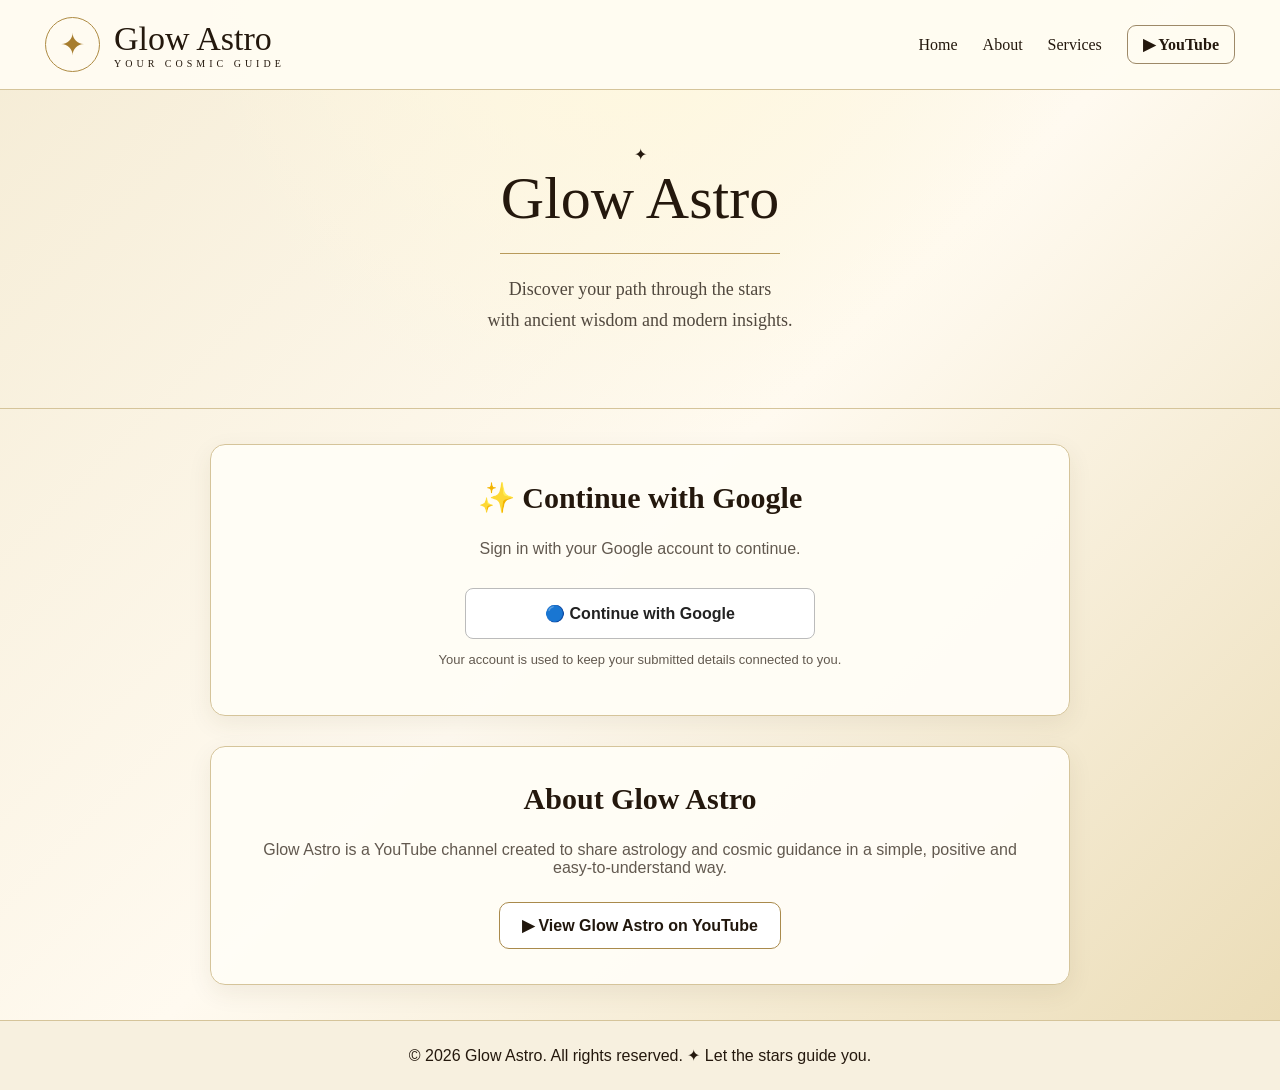
<file: index.html>
<!DOCTYPE html>
<html lang="en">
<head>
    <meta charset="UTF-8">
    <meta name="viewport" content="width=device-width, initial-scale=1.0">
    <title>Glow Astro</title>

    <style>
        * {
            box-sizing: border-box;
        }

        body {
            margin: 0;
            min-height: 100vh;
            font-family: Georgia, serif;
            color: #24180d;
            background:
                radial-gradient(circle at top, #fff8df, transparent 35%),
                linear-gradient(135deg, #f5ecd5, #fffaf0, #eadbb4);
        }

        header {
            min-height: 90px;
            padding: 15px 45px;
            display: flex;
            align-items: center;
            justify-content: space-between;
            background: rgba(255, 252, 242, .97);
            border-bottom: 1px solid #d5c49a;
        }

        .logo {
            display: flex;
            align-items: center;
            gap: 14px;
        }

        .logo-icon {
            width: 55px;
            height: 55px;
            border: 1px solid #ae8b43;
            border-radius: 50%;
            display: flex;
            align-items: center;
            justify-content: center;
            font-size: 30px;
            color: #a77d2e;
        }

        .logo h1 {
            margin: 0;
            font-size: 34px;
            font-weight: 500;
        }

        .logo small {
            display: block;
            letter-spacing: 4px;
            font-size: 10px;
        }

        nav {
            display: flex;
            gap: 25px;
            align-items: center;
        }

        nav a {
            text-decoration: none;
            color: #24180d;
        }

        .youtube {
            border: 1px solid #9d8968;
            border-radius: 9px;
            padding: 9px 15px;
            font-weight: bold;
        }

        .hero {
            text-align: center;
            padding: 55px 20px;
            border-bottom: 1px solid #d5c49a;
        }

        .hero h2 {
            margin: 0;
            font-size: 60px;
            font-weight: 500;
        }

        .hero p {
            font-size: 18px;
            line-height: 1.7;
            color: #51483e;
        }

        .hero-line {
            width: 280px;
            height: 1px;
            background: #b89a5a;
            margin: 20px auto;
        }

        main {
            width: 100%;
            max-width: 900px;
            margin: 35px auto;
            padding: 0 20px;
        }

        .card {
            background: rgba(255, 253, 246, .97);
            border: 1px solid #d5c49a;
            border-radius: 15px;
            padding: 35px;
            box-shadow: 0 8px 25px rgba(80, 60, 20, .08);
        }

        .card h2 {
            text-align: center;
            margin-top: 0;
            font-size: 30px;
        }

        .card p {
            text-align: center;
            font-family: Arial, sans-serif;
            color: #62594f;
        }

        /* FLOW */

        .step {
            display: none;
        }

        .step.active {
            display: block;
        }

        /* GOOGLE */

        .google-button {
            display: block;
            width: 100%;
            max-width: 350px;
            margin: 30px auto 10px;
            padding: 15px;
            border: 1px solid #bbb;
            border-radius: 8px;
            background: white;
            color: #222;
            font-family: Arial, sans-serif;
            font-size: 16px;
            font-weight: bold;
            cursor: pointer;
        }

        .google-button:hover {
            background: #f5f5f5;
        }

        /* FORM */

        .form-group {
            margin-bottom: 20px;
        }

        label {
            display: block;
            margin-bottom: 8px;
            font-family: Arial, sans-serif;
            font-weight: bold;
        }

        input,
        select {
            width: 100%;
            min-height: 48px;
            padding: 12px 15px;
            border: 1px solid #c8c8c8;
            border-radius: 9px;
            background: white;
            font-size: 16px;
        }

        .three {
            display: grid;
            grid-template-columns: 1fr 1fr 1fr;
            gap: 15px;
        }

        .button {
            width: 100%;
            padding: 15px;
            border: 0;
            border-radius: 30px;
            background: linear-gradient(135deg, #e8c477, #d5a958);
            color: #21170d;
            font-size: 17px;
            font-weight: bold;
            cursor: pointer;
        }

        .button:hover {
            transform: translateY(-1px);
        }

        .success {
            color: #287a3e !important;
            font-weight: bold;
        }

        .user-box {
            margin: 20px 0;
            padding: 15px;
            border-radius: 10px;
            background: #f6edd7;
            text-align: center;
            font-family: Arial, sans-serif;
        }

        /* PAYMENT */

        .price {
            text-align: center;
            font-size: 42px;
            color: #a47727;
            font-weight: bold;
            margin: 25px 0;
        }

        .payment-note {
            padding: 15px;
            background: #fff7df;
            border: 1px solid #e2c979;
            border-radius: 10px;
            font-family: Arial, sans-serif;
        }

        /* ABOUT */

        .about {
            margin-top: 30px;
        }

        .youtube-big {
            display: block;
            width: fit-content;
            margin: 25px auto 0;
            padding: 13px 22px;
            border: 1px solid #a98a4c;
            border-radius: 10px;
            color: #21170d;
            text-decoration: none;
            font-family: Arial, sans-serif;
            font-weight: bold;
            background: white;
        }

        footer {
            margin-top: 35px;
            padding: 25px;
            text-align: center;
            background: #f7f0df;
            border-top: 1px solid #d5c49a;
            font-family: Arial, sans-serif;
        }

        @media(max-width: 700px) {
            header {
                padding: 15px 20px;
            }

            nav {
                display: none;
            }

            .hero h2 {
                font-size: 43px;
            }

            .card {
                padding: 25px 20px;
            }

            .three {
                grid-template-columns: 1fr;
            }
        }
    </style>
</head>

<body>

<header>

    <div class="logo">

        <div class="logo-icon">✦</div>

        <div>
            <h1>Glow Astro</h1>
            <small>YOUR COSMIC GUIDE</small>
        </div>

    </div>

    <nav>
        <a href="#">Home</a>
        <a href="#about">About</a>
        <a href="#">Services</a>

        <a
            class="youtube"
            href="https://www.youtube.com/@GlowAstro9"
            target="_blank"
            rel="noopener noreferrer"
        >
            ▶ YouTube
        </a>
    </nav>

</header>


<section class="hero">

    <div>✦</div>

    <h2>Glow Astro</h2>

    <div class="hero-line"></div>

    <p>
        Discover your path through the stars<br>
        with ancient wisdom and modern insights.
    </p>

</section>


<main>


<!-- STEP 1 -->

<section id="step1" class="card step active">

    <h2>✨ Continue with Google</h2>

    <p>
        Sign in with your Google account to continue.
    </p>

    <button
        class="google-button"
        onclick="googleLogin()"
    >
        🔵 Continue with Google
    </button>

    <p style="font-size:13px;">
        Your account is used to keep your submitted details connected to you.
    </p>

</section>


<!-- STEP 2 -->

<section id="step2" class="card step">

    <h2>Welcome to Glow Astro</h2>

    <div class="user-box">
        Google account:
        <strong id="googleName"></strong>
    </div>

    <p>
        Continue to enter your birth details.
    </p>

    <button
        class="button"
        onclick="showStep(3)"
    >
        Continue
    </button>

</section>


<!-- STEP 3 -->

<section id="step3" class="card step">

    <h2>✦ Enter Your Birth Details</h2>

    <p>
        Enter your details carefully before submitting.
    </p>

    <form id="birthForm">

        <div class="form-group">

            <label>Name</label>

            <input
                id="name"
                type="text"
                required
                maxlength="100"
                placeholder="Enter your name"
            >

        </div>


        <div class="form-group">

            <label>Gender</label>

            <select id="gender" required>

                <option value="">
                    Select Gender
                </option>

                <option value="Male">
                    Male
                </option>

                <option value="Female">
                    Female
                </option>

                <option value="Other">
                    Other
                </option>

            </select>

        </div>


        <div class="form-group">

            <label>Date of Birth</label>

            <input
                id="date_of_birth"
                type="date"
                required
            >

        </div>


        <div class="form-group">

            <label>Time of Birth</label>

            <input
                id="time_of_birth"
                type="time"
                required
            >

        </div>


        <div class="form-group">

            <label>Country</label>

            <input
                id="country"
                type="text"
                required
                placeholder="Country"
            >

        </div>


        <div class="form-group">

            <label>State / Province / Region</label>

            <input
                id="state"
                type="text"
                required
                placeholder="State / Province / Region"
            >

        </div>


        <div class="form-group">

            <label>City</label>

            <input
                id="city"
                type="text"
                required
                placeholder="District / City"
            >

        </div>


        <button
            class="button"
            type="submit"
        >
            💾 Save & Continue
        </button>

        <p id="formMessage"></p>

    </form>

</section>


<!-- STEP 4 -->

<section id="step4" class="card step">

    <h2>✓ Confirm Your Details</h2>

    <p>
        Please check your information before continuing to payment.
    </p>

    <div
        id="confirmation"
        class="user-box"
    ></div>

    <button
        class="button"
        onclick="goToPayment()"
    >
        Confirm & Continue to Payment
    </button>

</section>


<!-- STEP 5 -->

<section id="step5" class="card step">

    <h2>🔐 Payment</h2>

    <p>
        Complete the payment to unlock the next stage.
    </p>

    <div class="price">
        ₹1,500
    </div>

    <div class="payment-note">
        Payment verification must be completed before
        your account can access the post-payment features.
    </div>

    <br>

    <!-- Replace this with your real payment provider checkout URL -->
    <button
        class="button"
        onclick="startPayment()"
    >
        💳 Proceed to Payment
    </button>

    <p id="paymentMessage"></p>

</section>


<!-- STEP 6 -->

<section id="step6" class="card step">

    <h2>⏳ Payment Verification</h2>

    <p>
        Your payment is being verified.
    </p>

    <div class="user-box">

        Payment status:
        <strong id="paymentStatus">
            Verification required
        </strong>

    </div>

    <p>
        You will receive access only after successful
        payment verification.
    </p>

</section>


<!-- ABOUT -->

<section
    id="about"
    class="card about"
>

    <h2>About Glow Astro</h2>

    <p>
        Glow Astro is a YouTube channel created to share
        astrology and cosmic guidance in a simple,
        positive and easy-to-understand way.
    </p>

    <a
        class="youtube-big"
        href="https://www.youtube.com/@GlowAstro9"
        target="_blank"
        rel="noopener noreferrer"
    >
        ▶ View Glow Astro on YouTube
    </a>

</section>


</main>


<footer>
    © 2026 Glow Astro. All rights reserved.
    ✦ Let the stars guide you.
</footer>


<script>

/* ==========================
   PAGE FLOW
========================== */

function showStep(number) {

    document.querySelectorAll(".step")
        .forEach(function(step) {

            step.classList.remove("active");

        });

    const selected =
        document.getElementById(
            "step" + number
        );

    if (selected) {

        selected.classList.add("active");

        selected.scrollIntoView({
            behavior: "smooth",
            block: "start"
        });

    }
}


/* ==========================
   GOOGLE LOGIN
========================== */

/*
 IMPORTANT:
 This function is only the FRONTEND flow.

 Real Google authentication must be
 implemented using Google OAuth on your
 backend.

 Do not store a Google client secret
 inside this HTML file.
*/

function googleLogin() {

    /*
       TEMPORARY DEMO FLOW

       Replace this function with your
       real Google OAuth login when the
       backend is connected.
    */

    const googleName =
        prompt("Enter your Google account name:");

    if (!googleName) {
        return;
    }

    document.getElementById(
        "googleName"
    ).textContent = googleName;

    document.getElementById(
        "name"
    ).value = googleName;

    localStorage.setItem(
        "glowAstroGoogleName",
        googleName
    );

    showStep(2);
}


/* ==========================
   BIRTH FORM
========================== */

document.getElementById(
    "birthForm"
).addEventListener(
    "submit",
    function(event) {

        event.preventDefault();

        const birthData = {

            name:
                document.getElementById(
                    "name"
                ).value.trim(),

            gender:
                document.getElementById(
                    "gender"
                ).value,

            date_of_birth:
                document.getElementById(
                    "date_of_birth"
                ).value,

            time_of_birth:
                document.getElementById(
                    "time_of_birth"
                ).value,

            country:
                document.getElementById(
                    "country"
                ).value.trim(),

            state:
                document.getElementById(
                    "state"
                ).value.trim(),

            city:
                document.getElementById(
                    "city"
                ).value.trim()
        };


        localStorage.setItem(
            "glowAstroBirthData",
            JSON.stringify(birthData)
        );


        document.getElementById(
            "confirmation"
        ).innerHTML = `

            <strong>Name:</strong>
            ${escapeHTML(birthData.name)}
            <br><br>

            <strong>Gender:</strong>
            ${escapeHTML(birthData.gender)}
            <br><br>

            <strong>Date of Birth:</strong>
            ${escapeHTML(birthData.date_of_birth)}
            <br><br>

            <strong>Time of Birth:</strong>
            ${escapeHTML(birthData.time_of_birth)}
            <br><br>

            <strong>Country:</strong>
            ${escapeHTML(birthData.country)}
            <br><br>

            <strong>State:</strong>
            ${escapeHTML(birthData.state)}
            <br><br>

            <strong>City:</strong>
            ${escapeHTML(birthData.city)}

        `;

        showStep(4);
    }
);


/* ==========================
   PAYMENT
========================== */

function goToPayment() {

    showStep(5);

}


function startPayment() {

    /*
       IMPORTANT:

       Do NOT mark payment as successful
       from the browser.

       Your payment provider must notify
       your backend after the payment is
       actually verified.
    */

    document.getElementById(
        "paymentMessage"
    ).textContent =
        "Opening secure payment...";

    document.getElementById(
        "paymentMessage"
    ).className =
        "success";

    /*
       Later replace this with your real
       payment checkout URL or provider SDK.
    */

    setTimeout(function() {

        showStep(6);

    }, 1000);
}


/* ==========================
   SAFE TEXT
========================== */

function escapeHTML(value) {

    return String(value)
        .replace(/&/g, "&amp;")
        .replace(/</g, "&lt;")
        .replace(/>/g, "&gt;")
        .replace(/"/g, "&quot;")
        .replace(/'/g, "&#039;");
}

</script>

</body>
</html>
</file>
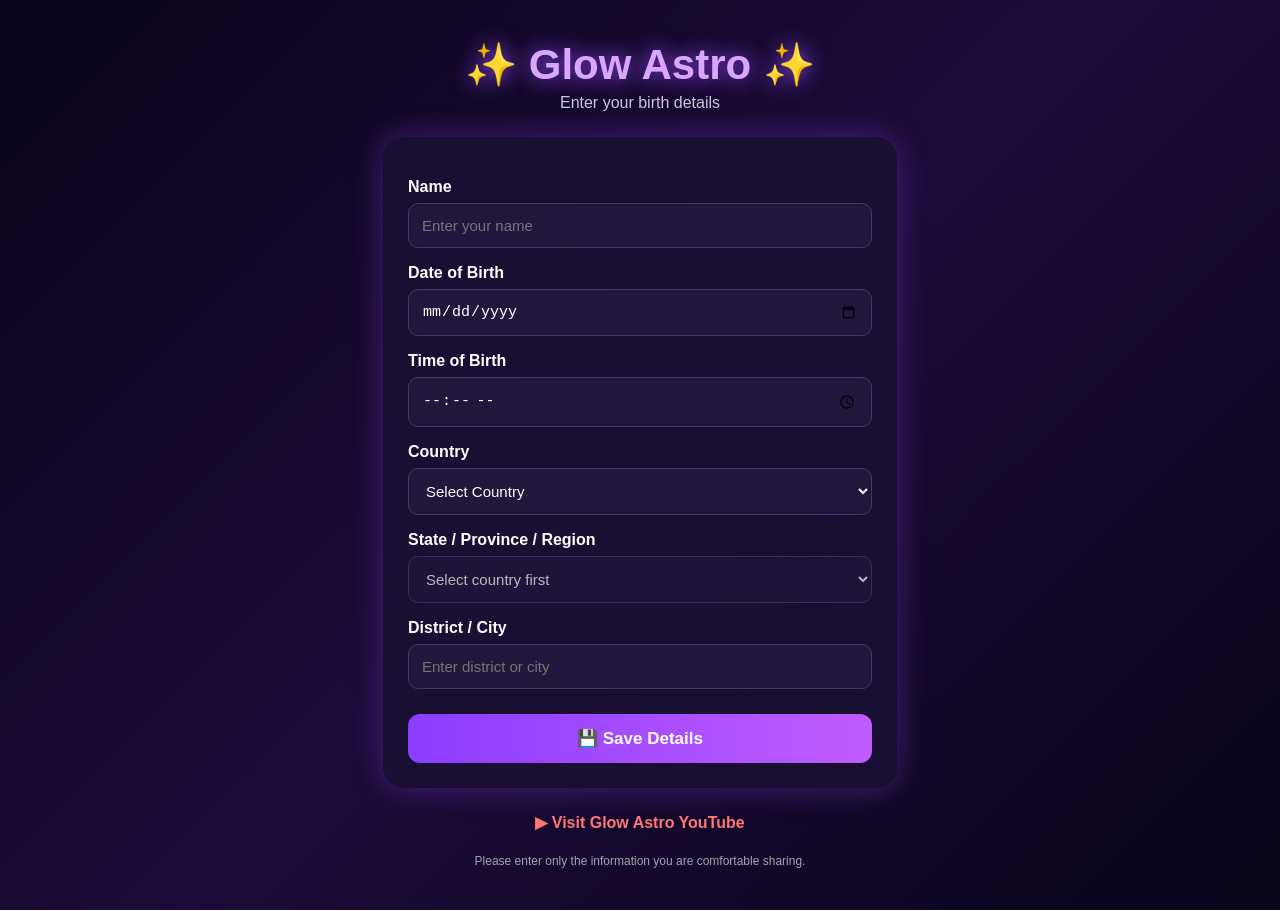
<file: GlowAstro/index.html>
<!DOCTYPE html>
<html lang="en">
<head>
<meta charset="UTF-8">
<meta name="viewport" content="width=device-width, initial-scale=1.0">

<title>Glow Astro</title>

<style>
* {
  box-sizing: border-box;
}

body {
  margin: 0;
  font-family: Arial, sans-serif;
  background: linear-gradient(135deg, #09051c, #1b0b38, #08051a);
  color: white;
  min-height: 100vh;
}

.container {
  width: 100%;
  max-width: 550px;
  margin: auto;
  padding: 25px 18px 40px;
}

.logo {
  text-align: center;
  font-size: 42px;
  font-weight: bold;
  margin: 15px 0 5px;
  color: #d9a7ff;
  text-shadow: 0 0 20px #9b4dff;
}

.subtitle {
  text-align: center;
  color: #cfc5df;
  margin-bottom: 25px;
}

.card {
  background: rgba(25, 15, 50, 0.95);
  padding: 25px;
  border-radius: 22px;
  box-shadow: 0 0 30px rgba(155, 77, 255, 0.35);
}

label {
  display: block;
  margin-top: 16px;
  margin-bottom: 7px;
  font-weight: bold;
}

input,
select {
  width: 100%;
  padding: 13px;
  border: 1px solid #4d3470;
  border-radius: 10px;
  background: #21163b;
  color: white;
  font-size: 15px;
  outline: none;
}

input:focus,
select:focus {
  border-color: #b66cff;
}

select option {
  background: #21163b;
  color: white;
}

button {
  width: 100%;
  padding: 14px;
  margin-top: 25px;
  border: none;
  border-radius: 12px;
  background: linear-gradient(90deg, #8b3dff, #c05cff);
  color: white;
  font-size: 17px;
  font-weight: bold;
  cursor: pointer;
}

button:hover {
  opacity: 0.9;
}

.youtube {
  text-align: center;
  margin-top: 25px;
}

.youtube a {
  color: #ff7777;
  text-decoration: none;
  font-weight: bold;
}

.note {
  margin-top: 20px;
  font-size: 12px;
  color: #aaa0b5;
  text-align: center;
  line-height: 1.5;
}
</style>
</head>

<body>

<div class="container">

  <div class="logo">✨ Glow Astro ✨</div>

  <div class="subtitle">
    Enter your birth details
  </div>

  <div class="card">

    <label for="name">Name</label>
    <input
      type="text"
      id="name"
      placeholder="Enter your name"
      autocomplete="name"
    >

    <label for="dob">Date of Birth</label>
    <input type="date" id="dob">

    <label for="birthTime">Time of Birth</label>
    <input type="time" id="birthTime">

    <label for="country">Country</label>
    <select id="country">
      <option value="">Select Country</option>
    </select>

    <label for="state">State / Province / Region</label>
    <select id="state" disabled>
      <option value="">Select country first</option>
    </select>

    <label for="city">District / City</label>
    <input
      type="text"
      id="city"
      placeholder="Enter district or city"
      autocomplete="address-level2"
    >

    <button onclick="saveDetails()">
      💾 Save Details
    </button>

  </div>

  <div class="youtube">
    <a
      href="https://www.youtube.com/@GlowAstro9"
      target="_blank"
      rel="noopener"
    >
      ▶ Visit Glow Astro YouTube
    </a>
  </div>

  <div class="note">
    Please enter only the information you are comfortable sharing.
  </div>

</div>

<script>

/*
  GLOW ASTRO
  Country → State / Province / Region

  The list below contains country names and major
  administrative regions. If a country does not have
  states/provinces commonly used in this form, the
  dropdown provides "Other / Region not listed".
*/

const locations = {

"Afghanistan": ["Badakhshan","Badghis","Baghlan","Balkh","Bamyan","Daykundi","Farah","Faryab","Ghazni","Ghor","Helmand","Herat","Jowzjan","Kabul","Kandahar","Kapisa","Khost","Kunar","Kunduz","Laghman","Logar","Nangarhar","Nimruz","Nuristan","Paktia","Paktika","Panjshir","Parwan","Samangan","Sar-e Pol","Takhar","Uruzgan","Wardak","Zabul"],

"Albania": ["Berat","Dibër","Durrës","Elbasan","Fier","Gjirokastër","Korçë","Kukës","Lezhë","Shkodër","Tirana","Vlorë"],

"Algeria": ["Adrar","Algiers","Annaba","Batna","Béchar","Béjaïa","Blida","Bordj Bou Arréridj","Bouira","Chlef","Constantine","Djelfa","El Oued","Ghardaïa","Jijel","Laghouat","Mascara","Médéa","Mostaganem","Oran","Ouargla","Sétif","Sidi Bel Abbès","Skikda","Tébessa","Tiaret","Tindouf","Tlemcen","Other / Region not listed"],

"Andorra": ["Canillo","Encamp","Escaldes-Engordany","La Massana","Ordino","Sant Julià de Lòria","Andorra la Vella"],

"Angola": ["Bengo","Benguela","Bié","Cabinda","Cuando Cubango","Cuanza Norte","Cuanza Sul","Cunene","Huambo","Huíla","Luanda","Lunda Norte","Lunda Sul","Malanje","Moxico","Namibe","Uíge","Zaire"],

"Antigua and Barbuda": ["Saint George","Saint John","Saint Mary","Saint Paul","Saint Peter","Saint Philip","Barbuda","Redonda"],

"Argentina": ["Buenos Aires","Catamarca","Chaco","Chubut","Córdoba","Corrientes","Entre Ríos","Formosa","Jujuy","La Pampa","La Rioja","Mendoza","Misiones","Neuquén","Río Negro","Salta","San Juan","San Luis","Santa Cruz","Santa Fe","Santiago del Estero","Tierra del Fuego","Tucumán"],

"Armenia": ["Aragatsotn","Ararat","Armavir","Gegharkunik","Kotayk","Lori","Shirak","Syunik","Tavush","Vayots Dzor","Yerevan"],

"Australia": ["Australian Capital Territory","New South Wales","Northern Territory","Queensland","South Australia","Tasmania","Victoria","Western Australia"],

"Austria": ["Burgenland","Carinthia","Lower Austria","Upper Austria","Salzburg","Styria","Tyrol","Vorarlberg","Vienna"],

"Azerbaijan": ["Absheron","Agdam","Agdash","Agstafa","Agsu","Astara","Baku","Balakan","Barda","Beylagan","Bilasuvar","Dashkasan","Ganja","Gadabay","Goranboy","Goychay","Hajigabul","Imishli","Ismayilli","Jalilabad","Kalbajar","Kurdamir","Lachin","Lankaran","Masally","Mingachevir","Nakhchivan","Qabala","Qakh","Qazakh","Quba","Qubadli","Qusar","Saatly","Sabirabad","Salyan","Samukh","Shaki","Shamakhi","Shirvan","Siazan","Sumqayit","Tartar","Tovuz","Ujar","Yardimli","Yevlakh","Zaqatala","Zangilan","Zardab"],

"Bahamas": ["Acklins","Berry Islands","Bimini","Black Point","Cat Island","Central Abaco","Central Andros","Central Eleuthera","City of Freeport","Crooked Island","East Grand Bahama","Exuma","Grand Cay","Harbour Island","Hope Town","Inagua","Long Island","Mangrove Cay","Mayaguana","Moore's Island","New Providence","North Abaco","North Andros","North Eleuthera","Ragged Island","Rum Cay","San Salvador"],

"Bahrain": ["Capital","Muharraq","Northern","Southern"],

"Bangladesh": ["Barisal","Chattogram","Dhaka","Khulna","Mymensingh","Rajshahi","Rangpur","Sylhet"],

"Barbados": ["Christ Church","Saint Andrew","Saint George","Saint James","Saint John","Saint Joseph","Saint Lucy","Saint Michael","Saint Peter","Saint Philip","Saint Thomas"],

"Belarus": ["Brest","Gomel","Grodno","Minsk","Mogilev","Vitebsk","Minsk City"],

"Belgium": ["Brussels-Capital","Flemish Brabant","Walloon Brabant","Antwerp","Limburg","East Flanders","West Flanders","Hainaut","Liège","Luxembourg","Namur"],

"Belize": ["Belize","Cayo","Corozal","Orange Walk","Stann Creek","Toledo"],

"Benin": ["Alibori","Atakora","Atlantique","Borgou","Collines","Donga","Littoral","Mono","Ouémé","Plateau","Zou"],

"Bhutan": ["Bumthang","Chukha","Dagana","Gasa","Haa","Lhuntse","Mongar","Paro","Pemagatshel","Punakha","Samdrup Jongkhar","Samtse","Sarpang","Thimphu","Trashigang","Trashiyangtse","Trongsa","Tsirang","Wangdue Phodrang","Zhemgang"],

"Bolivia": ["Beni","Chuquisaca","Cochabamba","La Paz","Oruro","Pando","Potosí","Santa Cruz","Tarija"],

"Bosnia and Herzegovina": ["Federation of Bosnia and Herzegovina","Republika Srpska","Brčko District"],

"Botswana": ["Central","Chobe","Francistown","Gaborone","Ghanzi","Kgalagadi","Kgatleng","Kweneng","North-East","North-West","Selibe Phikwe","Southern"],

"Brazil": ["Acre","Alagoas","Amapá","Amazonas","Bahia","Ceará","Distrito Federal","Espírito Santo","Goiás","Maranhão","Mato Grosso","Mato Grosso do Sul","Minas Gerais","Pará","Paraíba","Paraná","Pernambuco","Piauí","Rio de Janeiro","Rio Grande do Norte","Rio Grande do Sul","Rondônia","Roraima","Santa Catarina","São Paulo","Sergipe","Tocantins"],

"Brunei": ["Belait","Brunei-Muara","Temburong","Tutong"],

"Bulgaria": ["Blagoevgrad","Burgas","Dobrich","Gabrovo","Haskovo","Kardzhali","Kyustendil","Lovech","Montana","Pazardzhik","Pernik","Pleven","Plovdiv","Razgrad","Ruse","Shumen","Silistra","Sliven","Smolyan","Sofia","Sofia City","Stara Zagora","Targovishte","Varna","Veliko Tarnovo","Vidin","Vratsa","Yambol"],

"Burkina Faso": ["Boucle du Mouhoun","Cascades","Centre","Centre-Est","Centre-Nord","Centre-Ouest","Centre-Sud","Est","Hauts-Bassins","Nord","Plateau-Central","Sahel","Sud-Ouest"],

"Burundi": ["Bubanza","Bujumbura Mairie","Bujumbura Rural","Bururi","Cankuzo","Cibitoke","Gitega","Karuzi","Kayanza","Kirundo","Makamba","Muramvya","Muyinga","Mwaro","Ngozi","Rumonge","Rutana","Ruyigi"],

"Cabo Verde": ["Boa Vista","Brava","Maio","Mosteiros","Paul","Praia","Ribeira Brava","Ribeira Grande","Sal","Santa Catarina","Santa Cruz","São Domingos","São Filipe","São Miguel","São Nicolau","São Salvador do Mundo","São Vicente","Tarrafal"],

"Cambodia": ["Banteay Meanchey","Battambang","Kampong Cham","Kampong Chhnang","Kampong Speu","Kampong Thom","Kampot","Kandal","Kep","Koh Kong","Kratie","Mondulkiri","Oddar Meanchey","Pailin","Phnom Penh","Preah Sihanouk","Preah Vihear","Pursat","Ratanakiri","Siem Reap","Stung Treng","Svay Rieng","Takeo","Tbong Khmum"],

"Cameroon": ["Adamawa","Centre","East","Far North","Littoral","North","North-West","South","South-West"],

"Canada": ["Alberta","British Columbia","Manitoba","New Brunswick","Newfoundland and Labrador","Northwest Territories","Nova Scotia","Nunavut","Ontario","Prince Edward Island","Quebec","Saskatchewan","Yukon"],

"Central African Republic": ["Bamingui-Bangoran","Bangui","Basse-Kotto","Haute-Kotto","Haut-Mbomou","Kémo","Lobaye","Mambéré-Kadéï","Mbomou","Nana-Grébizi","Nana-Mambéré","Ouaka","Ouham","Ouham-Pendé","Sangha-Mbaéré"],

"Chad": ["Bahr el Gazel","Batha","Borkou","Chari-Baguirmi","Ennedi-Est","Ennedi-Ouest","Guéra","Hadjer-Lamis","Kanem","Lac","Logone Occidental","Logone Oriental","Mandoul","Mayo-Kebbi Est","Mayo-Kebbi Ouest","Moyen-Chari","N'Djamena","Ouaddaï","Salamat","Sila","Tandjilé","Tibesti","Wadi Fira"],

"Chile": ["Arica y Parinacota","Tarapacá","Antofagasta","Atacama","Coquimbo","Valparaíso","Metropolitana de Santiago","O'Higgins","Maule","Ñuble","Biobío","Araucanía","Los Ríos","Los Lagos","Aysén","Magallanes"],

"China": ["Anhui","Beijing","Chongqing","Fujian","Gansu","Guangdong","Guangxi","Guizhou","Hainan","Hebei","Heilongjiang","Henan","Hubei","Hunan","Inner Mongolia","Jiangsu","Jiangxi","Jilin","Liaoning","Ningxia","Qinghai","Shaanxi","Shandong","Shanghai","Shanxi","Sichuan","Tianjin","Tibet","Xinjiang","Yunnan","Zhejiang","Hong Kong","Macau"],

"Colombia": ["Amazonas","Antioquia","Arauca","Atlántico","Bolívar","Boyacá","Caldas","Caquetá","Casanare","Cauca","Cesar","Chocó","Córdoba","Cundinamarca","Guainía","Guaviare","Huila","La Guajira","Magdalena","Meta","Nariño","Norte de Santander","Putumayo","Quindío","Risaralda","San Andrés and Providencia","Santander","Sucre","Tolima","Valle del Cauca","Vaupés","Vichada","Bogotá D.C."],

"Comoros": ["Anjouan","Grande Comore","Mohéli"],

"Congo": ["Bouenza","Brazzaville","Cuvette","Cuvette-Ouest","Kouilou","Lékoumou","Likouala","Niari","Plateaux","Pointe-Noire","Pool","Sangha"],

"Costa Rica": ["Alajuela","Cartago","Guanacaste","Heredia","Limón","Puntarenas","San José"],

"Croatia": ["Bjelovar-Bilogora","Brod-Posavina","Dubrovnik-Neretva","Istria","Karlovac","Koprivnica-Križevci","Krapina-Zagorje","Lika-Senj","Međimurje","Osijek-Baranja","Požega-Slavonia","Primorje-Gorski Kotar","Šibenik-Knin","Sisak-Moslavina","Split-Dalmatia","Varaždin","Virovitica-Podravina","Vukovar-Syrmia","Zadar","Zagreb","City of Zagreb"],

"Cuba": ["Artemisa","Camagüey","Ciego de Ávila","Cienfuegos","Granma","Guantánamo","Havana","Holguín","Isla de la Juventud","Las Tunas","Matanzas","Mayabeque","Pinar del Río","Sancti Spíritus","Santiago de Cuba","Villa Clara"],

"Cyprus": ["Famagusta","Kyrenia","Larnaca","Limassol","Nicosia","Paphos"],

"Czechia": ["Central Bohemian","South Bohemian","Plzeň","Karlovy Vary","Ústí nad Labem","Liberec","Hradec Králové","Pardubice","Vysočina","South Moravian","Olomouc","Zlín","Moravian-Silesian","Prague"],

"Denmark": ["Capital Region","Central Denmark","North Denmark","Region Zealand","Region of Southern Denmark"],

"Djibouti": ["Ali Sabieh","Arta","Dikhil","Djibouti","Obock","Tadjourah"],

"Dominica": ["Saint Andrew","Saint David","Saint George","Saint John","Saint Joseph","Saint Luke","Saint Mark","Saint Patrick","Saint Paul","Saint Peter"],

"Dominican Republic": ["Azua","Baoruco","Barahona","Dajabón","Distrito Nacional","Duarte","El Seibo","Espaillat","Hato Mayor","Hermanas Mirabal","Independencia","La Altagracia","La Romana","La Vega","María Trinidad Sánchez","Monseñor Nouel","Monte Cristi","Monte Plata","Pedernales","Peravia","Puerto Plata","Samaná","Sánchez Ramírez","San Cristóbal","San José de Ocoa","San Juan","San Pedro de Macorís","Santiago","Santiago Rodríguez","Santo Domingo","Valverde"],

"Ecuador": ["Azuay","Bolívar","Cañar","Carchi","Chimborazo","Cotopaxi","El Oro","Esmeraldas","Galápagos","Guayas","Imbabura","Loja","Los Ríos","Manabí","Morona-Santiago","Napo","Orellana","Pastaza","Pichincha","Santa Elena","Santo Domingo de los Tsáchilas","Sucumbíos","Tungurahua","Zamora-Chinchipe"],

"Egypt": ["Alexandria","Aswan","Asyut","Beheira","Beni Suef","Cairo","Dakahlia","Damietta","Faiyum","Gharbia","Giza","Ismailia","Kafr El Sheikh","Luxor","Matrouh","Minya","Monufia","New Valley","North Sinai","Port Said","Qalyubia","Qena","Red Sea","Sharqia","Sohag","South Sinai","Suez"],

"El Salvador": ["Ahuachapán","Cabañas","Chalatenango","Cuscatlán","La Libertad","La Paz","La Unión","Morazán","San Miguel","San Salvador","San Vicente","Santa Ana","Sonsonate","Usulután"],

"Equatorial Guinea": ["Annobón","Bioko Norte","Bioko Sur","Centro Sur","Kié-Ntem","Litoral","Wele-Nzas","Djibloho","Oyala"],

"Eritrea": ["Anseba","Central","Southern Red Sea","Northern Red Sea","Southern","Gash-Barka"],

"Estonia": ["Harju","Hiiu","Ida-Viru","Jõgeva","Järva","Lääne","Lääne-Viru","Põlva","Pärnu","Rapla","Saare","Tartu","Valga","Viljandi","Võru"],

"Eswatini": ["Hhohho","Lubombo","Manzini","Shiselweni"],

"Ethiopia": ["Addis Ababa","Afar","Amhara","Benishangul-Gumuz","Dire Dawa","Gambela","Harari","Oromia","Sidama","Somali","Southern Nations","Tigray"],

"Fiji": ["Ba","Bua","Cakaudrove","Kadavu","Lau","Lomaiviti","Nadroga-Navosa","Naitasiri","Namosi","Ra","Rewa","Serua","Tailevu","Rotuma"],

"Finland": ["Åland","Central Finland","Central Ostrobothnia","Kainuu","Kanta-Häme","Kymenlaakso","Lapland","North Karelia","Northern Ostrobothnia","Northern Savonia","Ostrobothnia","Päijät-Häme","Pirkanmaa","Satakunta","South Karelia","Southern Ostrobothnia","Southern Savonia","Southwest Finland","Uusimaa"],

"France": ["Auvergne-Rhône-Alpes","Bourgogne-Franche-Comté","Brittany","Centre-Val de Loire","Corsica","Grand Est","Hauts-de-France","Île-de-France","Normandy","Nouvelle-Aquitaine","Occitanie","Pays de la Loire","Provence-Alpes-Côte d'Azur","Guadeloupe","French Guiana","Martinique","Mayotte","Réunion"],

"Gabon": ["Estuaire","Haut-Ogooué","Moyen-Ogooué","Ngounié","Nyanga","Ogooué-Ivindo","Ogooué-Lolo","Ogooué-Maritime","Woleu-Ntem"],

"Gambia": ["Banjul","Central River","Lower River","North Bank","Upper River","West Coast"],

"Georgia": ["Abkhazia","Adjara","Guria","Imereti","Kakheti","Kvemo Kartli","Mtskheta-Mtianeti","Racha-Lechkhumi and Kvemo Svaneti","Samegrelo-Zemo Svaneti","Samtskhe-Javakheti","Shida Kartli","Tbilisi"],

"Germany": ["Baden-Württemberg","Bavaria","Berlin","Brandenburg","Bremen","Hamburg","Hesse","Lower Saxony","Mecklenburg-Vorpommern","North Rhine-Westphalia","Rhineland-Palatinate","Saarland","Saxony","Saxony-Anhalt","Schleswig-Holstein","Thuringia"],

"Ghana": ["Ahafo","Ashanti","Bono","Bono East","Central","Eastern","Greater Accra","North East","Northern","Oti","Savannah","Upper East","Upper West","Volta","Western","Western North"],

"Greece": ["Attica","Central Greece","Central Macedonia","Crete","Eastern Macedonia and Thrace","Epirus","Ionian Islands","North Aegean","Peloponnese","South Aegean","Thessaly","Western Greece","Western Macedonia"],

"Grenada": ["Carriacou and Petite Martinique","Saint Andrew","Saint David","Saint George","Saint John","Saint Mark","Saint Patrick"],

"Guatemala": ["Alta Verapaz","Baja Verapaz","Chimaltenango","Chiquimula","El Progreso","Escuintla","Guatemala","Huehuetenango","Izabal","Jalapa","Jutiapa","Petén","Quetzaltenango","Quiché","Retalhuleu","Sacatepéquez","San Marcos","Santa Rosa","Sololá","Suchitepéquez","Totonicapán","Zacapa"],

"Guinea": ["Boké","Conakry","Faranah","Kankan","Kindia","Labé","Mamou","Nzérékoré"],

"Guinea-Bissau": ["Bafatá","Biombo","Bolama","Cacheu","Gabú","Oio","Quinara","Tombali","Bissau"],

"Guyana": ["Barima-Waini","Cuyuni-Mazaruni","Demerara-Mahaica","East Berbice-Corentyne","Essequibo Islands-West Demerara","Mahaica-Berbice","Pomeroon-Supenaam","Potaro-Siparuni","Upper Demerara-Berbice","Upper Takutu-Upper Essequibo"],

"Haiti": ["Artibonite","Centre","Grand'Anse","Nippes","Nord","Nord-Est","Nord-Ouest","Ouest","Sud","Sud-Est"],

"Honduras": ["Atlántida","Choluteca","Colón","Comayagua","Copán","Cortés","El Paraíso","Francisco Morazán","Gracias a Dios","Intibucá","Islas de la Bahía","La Paz","Lempira","Ocotepeque","Olancho","Santa Bárbara","Valle","Yoro"],

"Hungary": ["Bács-Kiskun","Baranya","Békés","Borsod-Abaúj-Zemplén","Budapest","Csongrád-Csanád","Fejér","Győr-Moson-Sopron","Hajdú-Bihar","Heves","Jász-Nagykun-Szolnok","Komárom-Esztergom","Nógrád","Pest","Somogy","Szabolcs-Szatmár-Bereg","Tolna","Vas","Veszprém","Zala"],

"Iceland": ["Capital Region","Southern Peninsula","West","Westfjords","Northwest","Northeast","East","South"],

"India": [
"Andaman and Nicobar Islands",
"Andhra Pradesh",
"Arunachal Pradesh",
"Assam",
"Bihar",
"Chandigarh",
"Chhattisgarh",
"Dadra and Nagar Haveli and Daman and Diu",
"Delhi",
"Goa",
"Gujarat",
"Haryana",
"Himachal Pradesh",
"Jammu and Kashmir",
"Jharkhand",
"Karnataka",
"Kerala",
"Ladakh",
"Lakshadweep",
"Madhya Pradesh",
"Maharashtra",
"Manipur",
"Meghalaya",
"Mizoram",
"Nagaland",
"Odisha",
"Puducherry",
"Punjab",
"Rajasthan",
"Sikkim",
"Tamil Nadu",
"Telangana",
"Tripura",
"Uttar Pradesh",
"Uttarakhand",
"West Bengal"
],

"Indonesia": ["Aceh","Bali","Bangka Belitung","Banten","Bengkulu","Central Java","Central Kalimantan","Central Sulawesi","East Java","East Kalimantan","East Nusa Tenggara","Gorontalo","Jakarta","Jambi","Lampung","Maluku","North Kalimantan","North Maluku","North Sulawesi","North Sumatra","Papua","Riau","Riau Islands","South Kalimantan","South Sulawesi","South Sumatra","Southeast Sulawesi","West Java","West Kalimantan","West Nusa Tenggara","West Papua","West Sulawesi","West Sumatra","Yogyakarta"],

"Iran": ["Alborz","Ardabil","Bushehr","Chaharmahal and Bakhtiari","East Azerbaijan","Fars","Gilan","Golestan","Hamadan","Hormozgan","Ilam","Isfahan","Kerman","Kermanshah","Khuzestan","Kohgiluyeh and Boyer-Ahmad","Kurdistan","Lorestan","Markazi","Mazandaran","North Khorasan","Qazvin","Qom","Razavi Khorasan","Semnan","Sistan and Baluchestan","South Khorasan","Tehran","West Azerbaijan","Yazd","Zanjan"],

"Iraq": ["Al Anbar","Babil","Baghdad","Basra","Dhi Qar","Diyala","Dohuk","Erbil","Karbala","Kirkuk","Maysan","Muthanna","Najaf","Nineveh","Qadisiyyah","Saladin","Sulaymaniyah","Wasit"],

"Ireland": ["Carlow","Cavan","Clare","Cork","Donegal","Dublin","Galway","Kerry","Kildare","Kilkenny","Laois","Leitrim","Limerick","Longford","Louth","Mayo","Meath","Monaghan","Offaly","Roscommon","Sligo","Tipperary","Waterford","Westmeath","Wexford","Wicklow"],

"Israel": ["Central","Haifa","Jerusalem","Northern","Southern","Tel Aviv"],

"Italy": ["Abruzzo","Aosta Valley","Apulia","Basilicata","Calabria","Campania","Emilia-Romagna","Friuli Venezia Giulia","Lazio","Liguria","Lombardy","Marche","Molise","Piedmont","Sardinia","Sicily","Trentino-Alto Adige","Tuscany","Umbria","Veneto"],

"Jamaica": ["Clarendon","Hanover","Kingston","Manchester","Portland","Saint Andrew","Saint Ann","Saint Catherine","Saint Elizabeth","Saint James","Saint Mary","Saint Thomas","Trelawny","Westmoreland"],

"Japan": ["Aichi","Akita","Aomori","Chiba","Ehime","Fukui","Fukuoka","Fukushima","Gifu","Gunma","Hiroshima","Hokkaido","Hyogo","Ibaraki","Ishikawa","Iwate","Kagawa","Kagoshima","Kanagawa","Kochi","Kumamoto","Kyoto","Mie","Miyagi","Miyazaki","Nagano","Nagasaki","Nara","Niigata","Oita","Okayama","Okinawa","Osaka","Saga","Saitama","Shiga","Shimane","Shizuoka","Tochigi","Tokushima","Tokyo","Tottori","Toyama","Wakayama","Yamagata","Yamaguchi","Yamanashi"],

"Jordan": ["Ajloun","Amman","Aqaba","Balqa","Irbid","Jerash","Karak","Ma'an","Madaba","Mafraq","Tafilah","Zarqa"],

"Kazakhstan": ["Abai","Akmola","Aktobe","Almaty","Atyrau","East Kazakhstan","Jambyl","Jetisu","Karaganda","Kostanay","Kyzylorda","Mangystau","North Kazakhstan","Pavlodar","Shymkent","Turkistan","Ulytau","West Kazakhstan","Astana","Almaty City"],

"Kenya": ["Baringo","Bomet","Bungoma","Busia","Elgeyo-Marakwet","Embu","Garissa","Homa Bay","Isiolo","Kajiado","Kakamega","Kericho","Kiambu","Kilifi","Kirinyaga","Kisii","Kisumu","Kitui","Kwale","Laikipia","Lamu","Machakos","Makueni","Mandera","Marsabit","Meru","Migori","Mombasa","Murang'a","Nairobi","Nakuru","Nandi","Narok","Nyamira","Nyandarua","Nyeri","Samburu","Siaya","Taita-Taveta","Tana River","Tharaka-Nithi","Trans Nzoia","Turkana","Uasin Gishu","Vihiga","Wajir","West Pokot"],

"Kiribati": ["Gilbert Islands","Line Islands","Phoenix Islands"],

"Kuwait": ["Al Ahmadi","Al Asimah","Al Farwaniyah","Al Jahra","Hawalli","Mubarak Al-Kabeer"],

"Kyrgyzstan": ["Batken","Chüy","Issyk-Kul","Jalal-Abad","Naryn","Osh","Talas","Bishkek"],

"Laos": ["Attapeu","Bokeo","Bolikhamsai","Champasak","Houaphanh","Khammouane","Luang Namtha","Luang Prabang","Oudomxay","Phongsaly","Salavan","Savannakhet","Vientiane","Vientiane Prefecture","Xaisomboun","Xayabury","Sekong"],

"Latvia": ["Aizkraukle","Alūksne","Balvi","Bauska","Cēsis","Daugavpils","Dobele","Gulbene","Jēkabpils","Jelgava","Jūrmala","Krāslava","Kuldīga","Liepāja","Limbaži","Ludza","Madona","Ogre","Preiļi","Rēzekne","Ropaži","Saldus","Sigulda","Smiltene","Talsi","Tukums","Valmiera","Ventspils","Riga"],

"Lebanon": ["Akkar","Baalbek-Hermel","Beqaa","Beirut","Mount Lebanon","Nabatieh","North","South"],

"Lesotho": ["Berea","Butha-Buthe","Leribe","Mafeteng","Maseru","Mohale's Hoek","Mokhotlong","Qacha's Nek","Quthing","Thaba-Tseka"],

"Liberia": ["Bomi","Bong","Gbarpolu","Grand Bassa","Grand Cape Mount","Grand Gedeh","Grand Kru","Lofa","Margibi","Maryland","Montserrado","Nimba","River Cess","River Gee","Sinoe"],

"Libya": ["Al Wahat","Benghazi","Derna","Ghat","Jabal al Gharbi","Jafara","Jufra","Kufra","Marj","Misrata","Murqub","Murzuq","Nalut","Nuqat al Khams","Sabha","Sirte","Tripoli","Wadi al Hayaa","Wadi al Shatii","Zawiya"],

"Liechtenstein": ["Balzers","Bendern","Gamprin","Mauren","Planken","Ruggell","Schaan","Schellenberg","Triesen","Triesenberg","Vaduz"],

"Lithuania": ["Alytus","Kaunas","Klaipėda","Marijampolė","Panevėžys","Šiauliai","Tauragė","Telšiai","Utena","Vilnius"],

"Luxembourg": ["Capellen","Clervaux","Diekirch","Echternach","Esch-sur-Alzette","Grevenmacher","Luxembourg","Mersch","Redange","Remich","Vianden","Wiltz"],

"Madagascar": ["Antananarivo","Antsiranana","Fianarantsoa","Mahajanga","Toamasina","Toliara"],

"Malawi": ["Central Region","Northern Region","Southern Region"],

"Malaysia": ["Johor","Kedah","Kelantan","Malacca","Negeri Sembilan","Pahang","Penang","Perak","Perlis","Sabah","Sarawak","Selangor","Terengganu","Kuala Lumpur","Labuan","Putrajaya"],

"Maldives": ["Alif Alif","Alif Dhaal","Baa","Dhaalu","Faafu","Gaafu Alif","Gaafu Dhaalu","Haa Alif","Haa Dhaalu","Kaafu","Laamu","Lhaviyani","Malé","Meemu","Noonu","Raa","Seenu","Shaviyani","Thaa","Vaavu"],

"Mali": ["Bamako","Gao","Kayes","Kidal","Koulikoro","Ménaka","Mopti","Ségou","Sikasso","Taoudénit","Tombouctou"],

"Malta": ["Central Region","Gozo","Northern Region","South Eastern Region","Southern Region"],

"Marshall Islands": ["Ailinglaplap","Ailuk","Arno","Aur","Bikini","Ebon","Enewetak","Jabat","Jaluit","Kili","Kwajalein","Lae","Lib","Likiep","Majuro","Maloelap","Mejit","Mili","Namdrik","Namu","Rongelap","Ujae","Ujelang","Utirik","Wotho","Wotje"],

"Mauritania": ["Adrar","Assaba","Brakna","Dakhlet Nouadhibou","Gorgol","Guidimaka","Hodh Ech Chargui","Hodh El Gharbi","Inchiri","Nouakchott","Tagant","Tiris Zemmour","Trarza"],

"Mauritius": ["Black River","Flacq","Grand Port","Moka","Pamplemousses","Plaines Wilhems","Port Louis","Rivière du Rempart","Savanne","Agalega","Rodrigues"],

"Mexico": ["Aguascalientes","Baja California","Baja California Sur","Campeche","Chiapas","Chihuahua","Coahuila","Colima","Durango","Guanajuato","Guerrero","Hidalgo","Jalisco","México State","Mexico City","Michoacán","Morelos","Nayarit","Nuevo León","Oaxaca","Puebla","Querétaro","Quintana Roo","San Luis Potosí","Sinaloa","Sonora","Tabasco","Tamaulipas","Tlaxcala","Veracruz","Yucatán","Zacatecas"],

"Micronesia": ["Chuuk","Kosrae","Pohnpei","Yap"],

"Moldova": ["Anenii Noi","Bălți","Basarabeasca","Briceni","Cahul","Cantemir","Călărași","Căușeni","Cimișlia","Criuleni","Chișinău","Dondușeni","Drochia","Dubăsari","Edineț","Fălești","Florești","Gagauzia","Glodeni","Hîncești","Ialoveni","Leova","Nisporeni","Ocnița","Orhei","Rezina","Rîșcani","Sîngerei","Soroca","Strășeni","Șoldănești","Ștefan Vodă","Taraclia","Telenești","Ungheni"],

"Monaco": ["Monaco"],

"Mongolia": ["Arkhangai","Bayan-Ölgii","Bayankhongor","Bulgan","Darkhan-Uul","Dornod","Dornogovi","Dundgovi","Govi-Altai","Govisümber","Khentii","Khovd","Khövsgöl","Ömnögovi","Orkhon","Övörkhangai","Selenge","Sükhbaatar","Töv","Uvs","Zavkhan","Ulaanbaatar"],

"Montenegro": ["Andrijevica","Bar","Berane","Bijelo Polje","Budva","Cetinje","Danilovgrad","Gusinje","Herceg Novi","Kolašin","Kotor","Mojkovac","Nikšić","Petnjica","Plav","Pljevlja","Plužine","Podgorica","Rožaje","Šavnik","Tivat","Tuzi","Ulcinj","Žabljak"],

"Morocco": ["Béni Mellal-Khénifra","Casablanca-Settat","Drâa-Tafilalet","Fès-Meknès","Guelmim-Oued Noun","Laâyoune-Sakia El Hamra","Marrakesh-Safi","Oriental","Rabat-Salé-Kénitra","Souss-Massa","Tanger-Tétouan-Al Hoceïma","Dakhla-Oued Ed-Dahab"],

"Mozambique": ["Cabo Delgado","Gaza","Inhambane","Manica","Maputo","Nampula","Niassa","Sofala","Tete","Zambezia","Maputo City"],

"Myanmar": ["Ayeyarwady","Bago","Chin","Kachin","Kayah","Kayin","Magway","Mandalay","Mon","Naypyidaw","Rakhine","Sagaing","Shan","Tanintharyi","Yangon"],

"Namibia": ["Erongo","Hardap","ǁKaras","Kavango East","Kavango West","Khomas","Kunene","Ohangwena","Omaheke","Omusati","Oshana","Oshikoto","Otjozondjupa","Zambezi"],

"Nauru": ["Aiwo","Anabar","Anetan","Anibare","Baiti","Boe","Buada","Denigomodu","Ewa","Ijuw","Meneng","Nibok","Uaboe","Yaren"],

"Nepal": ["Koshi","Madhesh","Bagmati","Gandaki","Lumbini","Karnali","Sudurpashchim"],

"Netherlands": ["Drenthe","Flevoland","Friesland","Gelderland","Groningen","Limburg","North Brabant","North Holland","Overijssel","South Holland","Utrecht","Zeeland"],

"New Zealand": ["Auckland","Bay of Plenty","Canterbury","Gisborne","Hawke's Bay","Manawatū-Whanganui","Marlborough","Nelson","Northland","Otago","Southland","Taranaki","Tasman","Waikato","Wellington","West Coast"],

"Nicaragua": ["Boaco","Carazo","Chinandega","Chontales","Estelí","Granada","Jinotega","León","Madriz","Managua","Masaya","Matagalpa","Nueva Segovia","Río San Juan","Rivas","North Caribbean Coast","South Caribbean Coast"],

"Niger": ["Agadez","Diffa","Dosso","Maradi","Niamey","Tahoua","Tillabéri","Zinder"],

"Nigeria": ["Abia","Adamawa","Akwa Ibom","Anambra","Bauchi","Bayelsa","Benue","Borno","Cross River","Delta","Ebonyi","Edo","Ekiti","Enugu","Gombe","Imo","Jigawa","Kaduna","Kano","Katsina","Kebbi","Kogi","Kwara","Lagos","Nasarawa","Niger","Ogun","Ondo","Osun","Oyo","Plateau","Rivers","Sokoto","Taraba","Yobe","Zamfara","Federal Capital Territory"],

"North Korea": ["Chagang","North Hamgyong","South Hamgyong","North Hwanghae","South Hwanghae","Kangwon","North Pyongan","South Pyongan","Ryanggang","Pyongyang","Nampo","Rason"],

"North Macedonia": ["Eastern","Northeastern","Pelagonia","Polog","Skopje","Southeastern","Southwestern","Vardar"],

"Norway": ["Agder","Innlandet","Møre og Romsdal","Nordland","Oslo","Rogaland","Telemark","Troms","Trøndelag","Vestfold","Vestland","Østfold"],

"Oman": ["Ad Dakhiliyah","Ad Dhahirah","Al Batinah North","Al Batinah South","Al Buraimi","Al Wusta","Dhofar","Musandam","Muscat","North Ash Sharqiyah","South Ash Sharqiyah"],

"Pakistan": ["Balochistan","Khyber Pakhtunkhwa","Punjab","Sindh","Islamabad Capital Territory","Azad Jammu and Kashmir","Gilgit-Baltistan"],

"Palau": ["Aimeliik","Airai","Angaur","Hatohobei","Kayangel","Koror","Melekeok","Ngaraard","Ngarchelong","Ngardmau","Ngatpang","Ngchesar","Ngeremlengui","Ngiwal","Peleliu","Sonsorol"],

"Palestine": ["Bethlehem","Deir al-Balah","Gaza","Hebron","Jenin","Jericho and Al Aghwar","Jerusalem","Khan Yunis","Nablus","North Gaza","Qalqilya","Rafah","Ramallah and Al-Bireh","Salfit","Tubas","Tulkarm"],

"Panama": ["Bocas del Toro","Chiriquí","Coclé","Colón","Darién","Emberá-Wounaan","Guna Yala","Herrera","Los Santos","Ngäbe-Buglé","Panamá","Panamá Oeste","Veraguas"],

"Papua New Guinea": ["Central","Chimbu","East New Britain","East Sepik","Eastern Highlands","Enga","Gulf","Hela","Jiwaka","Madang","Manus","Milne Bay","Morobe","New Ireland","Northern","Southern Highlands","West New Britain","West Sepik","Western","Western Highlands","National Capital District"],

"Paraguay": ["Alto Paraguay","Alto Paraná","Amambay","Asunción","Boquerón","Caaguazú","Caazapá","Canindeyú","Central","Concepción","Cordillera","Guairá","Itapúa","Misiones","Ñeembucú","Paraguarí","Presidente Hayes","San Pedro"],

"Peru": ["Amazonas","Ancash","Apurímac","Arequipa","Ayacucho","Cajamarca","Callao","Cusco","Huancavelica","Huánuco","Ica","Junín","La Libertad","Lambayeque","Lima","Loreto","Madre de Dios","Moquegua","Pasco","Piura","Puno","San Martín","Tacna","Tumbes","Ucayali"],

"Philippines": ["Abra","Agusan del Norte","Agusan del Sur","Aklan","Albay","Antique","Apayao","Aurora","Basilan","Bataan","Batanes","Batangas","Benguet","Biliran","Bohol","Bukidnon","Bulacan","Cagayan","Camarines Norte","Camarines Sur","Camiguin","Capiz","Catanduanes","Cavite","Cebu","Cotabato","Davao de Oro","Davao del Norte","Davao del Sur","Davao Occidental","Davao Oriental","Dinagat Islands","Eastern Samar","Guimaras","Ifugao","Ilocos Norte","Ilocos Sur","Iloilo","Isabela","Kalinga","La Union","Laguna","Lanao del Norte","Lanao del Sur","Leyte","Maguindanao del Norte","Maguindanao del Sur","Marinduque","Masbate","Misamis Occidental","Misamis Oriental","Mountain Province","Negros Occidental","Negros Oriental","Northern Samar","Nueva Ecija","Nueva Vizcaya","Occidental Mindoro","Oriental Mindoro","Palawan","Pampanga","Pangasinan","Quezon","Quirino","Rizal","Romblon","Samar","Sarangani","Siquijor","Sorsogon","South Cotabato","Southern Leyte","Sultan Kudarat","Sulu","Surigao del Norte","Surigao del Sur","Tarlac","Tawi-Tawi","Zambales","Zamboanga del Norte","Zamboanga del Sur","Zamboanga Sibugay","Metro Manila"],

"Poland": ["Lower Silesian","Kuyavian-Pomeranian","Lublin","Lubusz","Łódź","Lesser Poland","Masovian","Opole","Subcarpathian","Podlaskie","Pomeranian","Silesian","Świętokrzyskie","Warmian-Masurian","Greater Poland","West Pomeranian"],

"Portugal": ["Aveiro","Beja","Braga","Bragança","Castelo Branco","Coimbra","Évora","Faro","Guarda","Leiria","Lisbon","Portalegre","Porto","Santarém","Setúbal","Viana do Castelo","Vila Real","Viseu","Azores","Madeira"],

"Qatar": ["Ad Dawhah","Al Daayen","Al Khor","Al Shamal","Al Wakrah","Al Rayyan","Umm Salal","Al Shahaniya"],

"Romania": ["Alba","Arad","Argeș","Bacău","Bihor","Brașov","Brăila","Buzău","Caraș-Severin","Cluj","Constanța","Covasna","Călărași","Dolj","Dâmbovița","Galați","Giurgiu","Gorj","Harghita","Hunedoara","Ialomița","Iași","Ilfov","Maramureș","Mehedinți","Mureș","Neamț","Olt","Prahova","Sălaj","Satu Mare","Sibiu","Suceava","Teleorman","Timiș","Tulcea","Vaslui","Vâlcea","Vrancea","Bucharest"],

"Russia": ["Adygea","Altai","Bashkortostan","Buryatia","Chechnya","Chuvashia","Dagestan","Ingushetia","Kabardino-Balkaria","Kalmykia","Karachay-Cherkessia","Karelia","Khakassia","Komi","Mari El","Mordovia","North Ossetia-Alania","Sakha","Tatarstan","Tuva","Udmurtia","Yakutia","Altai Krai","Kamchatka Krai","Khabarovsk Krai","Krasnodar Krai","Krasnoyarsk Krai","Perm Krai","Primorsky Krai","Stavropol Krai","Zabaykalsky Krai","Amur Oblast","Arkhangelsk Oblast","Astrakhan Oblast","Belgorod Oblast","Bryansk Oblast","Chelyabinsk Oblast","Irkutsk Oblast","Ivanovo Oblast","Kaliningrad Oblast","Kaluga Oblast","Kemerovo Oblast","Kirov Oblast","Kostroma Oblast","Kurgan Oblast","Kursk Oblast","Leningrad Oblast","Lipetsk Oblast","Magadan Oblast","Moscow Oblast","Murmansk Oblast","Nizhny Novgorod Oblast","Novgorod Oblast","Novosibirsk Oblast","Omsk Oblast","Orenburg Oblast","Oryol Oblast","Penza Oblast","Pskov Oblast","Rostov Oblast","Ryazan Oblast","Sakhalin Oblast","Samara Oblast","Saratov Oblast","Smolensk Oblast","Sverdlovsk Oblast","Tambov Oblast","Tomsk Oblast","Tula Oblast","Tver Oblast","Tyumen Oblast","Ulyanovsk Oblast","Vladimir Oblast","Volgograd Oblast","Vologda Oblast","Voronezh Oblast","Yaroslavl Oblast","Moscow","Saint Petersburg"],

"Rwanda": ["Eastern","Kigali","Northern","Southern","Western"],

"Saint Kitts and Nevis": ["Christ Church Nichola Town","Saint Anne Sandy Point","Saint George Basseterre","Saint George Gingerland","Saint James Windward","Saint John Capisterre","Saint John Figtree","Saint Mary Cayon","Saint Paul Capisterre","Saint Paul Charlestown","Saint Peter Basseterre","Saint Thomas Middle Island","Trinity Palmetto Point","Nevis"],

"Saint Lucia": ["Anse la Raye","Castries","Choiseul","Dennery","Gros Islet","Laborie","Micoud","Soufrière","Vieux Fort"],

"Saint Vincent and the Grenadines": ["Charlotte","Grenadines","Saint Andrew","Saint David","Saint George","Saint Patrick"],

"Samoa": ["A'ana","Aiga-i-le-Tai","Atua","Fa'asaleleaga","Gaga'emauga","Gaga'ifomauga","Palauli","Satupa'itea","Tuamasaga","Va'a-o-Fonoti","Vaisigano"],

"San Marino": ["Acquaviva","Borgo Maggiore","Chiesanuova","Domagnano","Faetano","Fiorentino","Montegiardino","San Marino","Serravalle"],

"São Tomé and Príncipe": ["Água Grande","Cantagalo","Caué","Lembá","Lobata","Mé-Zóchi","Príncipe"],

"Saudi Arabia": ["Asir","Baha","Eastern Province","Ha'il","Jazan","Jouf","Madinah","Makkah","Najran","Northern Borders","Qassim","Riyadh","Tabuk"],

"Senegal": ["Dakar","Diourbel","Fatick","Kaffrine","Kaolack","Kédougou","Kolda","Louga","Matam","Saint-Louis","Sédhiou","Tambacounda","Thiès","Ziguinchor"],

"Serbia": ["Belgrade","Vojvodina","Šumadija and Western Serbia","Southern and Eastern Serbia","Kosovo and Metohija"],

"Seychelles": ["Anse Aux Pins","Anse Boileau","Anse Etoile","Anse Royale","Baie Lazare","Baie Sainte Anne","Beau Vallon","Bel Air","Bel Ombre","Cascade","Glacis","Grand Anse Mahé","Grand Anse Praslin","La Digue and Inner Islands","Les Mamelles","Mont Buxton","Mont Fleuri","Plaisance","Pointe La Rue","Port Glaud","Roche Caiman","Saint Louis","Takamaka"],

"Sierra Leone": ["Eastern","Northern","North Western","Southern","Western Area"],

"Singapore": ["Central Region","East Region","North Region","North-East Region","West Region"],

"Slovakia": ["Banská Bystrica","Bratislava","Košice","Nitra","Prešov","Trenčín","Trnava","Žilina"],

"Slovenia": ["Central Slovenia","Drava","Gorizia","Coastal-Karst","Carinthia","Lower Sava","Central Sava","Southeast Slovenia","Littoral–Inner Carniola","Mura","Savinja","Upper Carniola"],

"Solomon Islands": ["Central","Choiseul","Guadalcanal","Honiara","Isabel","Makira-Ulawa","Malaita","Rennell and Bellona","Temotu","Western"],

"Somalia": ["Awdal","Bakool","Banadir","Bari","Bay","Galguduud","Gedo","Hiiraan","Lower Juba","Lower Shabelle","Middle Juba","Middle Shabelle","Mudug","Nugaal","Sanaag","Sool","Togdheer"],

"South Africa": ["Eastern Cape","Free State","Gauteng","KwaZulu-Natal","Limpopo","Mpumalanga","Northern Cape","North West","Western Cape"],

"South Korea": ["Busan","Chungcheongbuk-do","Chungcheongnam-do","Daegu","Daejeon","Gangwon-do","Gwangju","Gyeonggi-do","Gyeongsangbuk-do","Gyeongsangnam-do","Incheon","Jeju-do","Jeollabuk-do","Jeollanam-do","Sejong","Seoul","Ulsan"],

"South Sudan": ["Central Equatoria","Eastern Equatoria","Jonglei","Lakes","Northern Bahr el Ghazal","Unity","Upper Nile","Warrap","Western Bahr el Ghazal","Western Equatoria","Pibor"],

"Spain": ["Andalusia","Aragon","Asturias","Balearic Islands","Basque Country","Canary Islands","Cantabria","Castile and León","Castilla-La Mancha","Catalonia","Extremadura","Galicia","La Rioja","Community of Madrid","Murcia","Navarre","Valencian Community","Ceuta","Melilla"],

"Sri Lanka": ["Central","Eastern","North Central","Northern","North Western","Sabaragamuwa","Southern","Uva","Western"],

"Sudan": ["Al Jazirah","Blue Nile","Central Darfur","East Darfur","Gedaref","Kassala","Khartoum","North Darfur","North Kordofan","Northern","Red Sea","River Nile","Sennar","South Darfur","South Kordofan","West Darfur","West Kordofan","White Nile"],

"Suriname": ["Brokopondo","Commewijne","Coronie","Marowijne","Nickerie","Para","Paramaribo","Saramacca","Sipaliwini","Wanica"],

"Sweden": ["Blekinge","Dalarna","Gävleborg","Gotland","Halland","Jämtland","Jönköping","Kalmar","Kronoberg","Norrbotten","Örebro","Östergötland","Skåne","Södermanland","Stockholm","Uppsala","Värmland","Västerbotten","Västernorrland","Västmanland","Västra Götaland"],

"Switzerland": ["Aargau","Appenzell Ausserrhoden","Appenzell Innerrhoden","Basel-Landschaft","Basel-Stadt","Bern","Fribourg","Geneva","Glarus","Graubünden","Jura","Lucerne","Neuchâtel","Nidwalden","Obwalden","Schaffhausen","Schwyz","Solothurn","St. Gallen","Thurgau","Ticino","Uri","Valais","Vaud","Zug","Zürich"],

"Syria": ["Aleppo","Damascus","Daraa","Deir ez-Zor","Hama","Hasakah","Homs","Idlib","Latakia","Quneitra","Raqqa","Rif Dimashq","As-Suwayda","Tartus"],

"Taiwan": ["Changhua","Chiayi","Hsinchu","Hualien","Kaohsiung","Keelung","Kinmen","Lienchiang","Miaoli","Nantou","New Taipei","Penghu","Pingtung","Taichung","Tainan","Taipei","Taitung","Taoyuan","Yilan","Yunlin"],

"Tajikistan": ["Dushanbe","Districts of Republican Subordination","Gorno-Badakhshan","Khatlon","Sughd"],

"Tanzania": ["Arusha","Dar es Salaam","Dodoma","Geita","Iringa","Kagera","Katavi","Kigoma","Kilimanjaro","Lindi","Manyara","Mara","Mbeya","Morogoro","Mtwara","Mwanza","Njombe","Pemba North","Pemba South","Pwani","Rukwa","Ruvuma","Shinyanga","Simiyu","Singida","Songwe","Tabora","Tanga","Zanzibar North","Zanzibar South and Central","Zanzibar West"],

"Thailand": ["Amnat Charoen","Ang Thong","Bangkok","Bueng Kan","Buriram","Chachoengsao","Chai Nat","Chaiyaphum","Chanthaburi","Chiang Mai","Chiang Rai","Chon Buri","Chumphon","Kalasin","Kamphaeng Phet","Kanchanaburi","Khon Kaen","Krabi","Lampang","Lamphun","Loei","Lopburi","Mae Hong Son","Maha Sarakham","Mukdahan","Nakhon Nayok","Nakhon Pathom","Nakhon Phanom","Nakhon Ratchasima","Nakhon Sawan","Nakhon Si Thammarat","Nan","Narathiwat","Nong Bua Lamphu","Nong Khai","Nonthaburi","Pathum Thani","Pattani","Phang Nga","Phatthalung","Phayao","Phetchabun","Phetchaburi","Phichit","Phitsanulok","Phra Nakhon Si Ayutthaya","Phrae","Phuket","Prachinburi","Prachuap Khiri Khan","Ranong","Ratchaburi","Rayong","Roi Et","Sa Kaeo","Sakon Nakhon","Samut Prakan","Samut Sakhon","Samut Songkhram","Saraburi","Satun","Sing Buri","Sisaket","Songkhla","Sukhothai","Suphan Buri","Surat Thani","Surin","Tak","Trang","Trat","Ubon Ratchathani","Udon Thani","Uthai Thani","Uttaradit","Yala","Yasothon"],

"Timor-Leste": ["Aileu","Ainaro","Baucau","Bobonaro","Cova Lima","Dili","Ermera","Lautém","Liquiçá","Manatuto","Manufahi","Oecusse","Viqueque"],

"Togo": ["Centrale","Kara","Maritime","Plateaux","Savanes"],

"Tonga": ["Eua","Ha'apai","Niuas","Tongatapu","Vava'u"],

"Trinidad and Tobago": ["Arima","Chaguanas","Couva-Tabaquite-Talparo","Diego Martin","Eastern Tobago","Penal-Debe","Point Fortin","Port of Spain","Princes Town","Rio Claro-Mayaro","San Fernando","San Juan-Laventille","Sangre Grande","Siparia","Tunapuna-Piarco","Western Tobago"],

"Tunisia": ["Ariana","Beja","Ben Arous","Bizerte","Gabès","Gafsa","Jendouba","Kairouan","Kasserine","Kebili","Kef","Mahdia","Manouba","Medenine","Monastir","Nabeul","Sfax","Sidi Bouzid","Siliana","Sousse","Tataouine","Tozeur","Tunis","Zaghouan"],

"Turkey": ["Adana","Adıyaman","Afyonkarahisar","Ağrı","Aksaray","Amasya","Ankara","Antalya","Ardahan","Artvin","Aydın","Balıkesir","Bartın","Batman","Bayburt","Bilecik","Bingöl","Bitlis","Bolu","Burdur","Bursa","Çanakkale","Çankırı","Çorum","Denizli","Diyarbakır","Düzce","Edirne","Elazığ","Erzincan","Erzurum","Eskişehir","Gaziantep","Giresun","Gümüşhane","Hakkâri","Hatay","Iğdır","Isparta","Istanbul","İzmir","Kahramanmaraş","Karabük","Karaman","Kars","Kastamonu","Kayseri","Kilis","Kırıkkale","Kırklareli","Kırşehir","Kocaeli","Konya","Kütahya","Malatya","Manisa","Mardin","Mersin","Muğla","Muş","Nevşehir","Niğde","Ordu","Osmaniye","Rize","Sakarya","Samsun","Siirt","Sinop","Sivas","Şanlıurfa","Şırnak","Tekirdağ","Tokat","Trabzon","Tunceli","Uşak","Van","Yalova","Yozgat","Zonguldak"],

"Turkmenistan": ["Ahal","Balkan","Dashoguz","Lebap","Mary","Ashgabat"],

"Tuvalu": ["Funafuti","Nanumea","Nanumaga","Niutao","Nui","Nukufetau","Nukulaelae","Vaitupu"],

"Uganda": ["Abim","Adjumani","Agago","Alebtong","Amolatar","Amudat","Amuria","Amuru","Apac","Arua","Budaka","Bududa","Bugiri","Buikwe","Bukedea","Bukomansimbi","Bukwo","Bulambuli","Buliisa","Bundibugyo","Bunyangabu","Bushenyi","Busia","Butaleja","Butambala","Butebo","Buvuma","Buyende","Dokolo","Gomba","Gulu","Hoima","Ibanda","Iganga","Isingiro","Jinja","Kaabong","Kabale","Kabarole","Kaberamaido","Kalaki","Kalangala","Kaliro","Kalungu","Kampala","Kamuli","Kamwenge","Kanungu","Kapchorwa","Kapelebyong","Karenga","Kasese","Katakwi","Kayunga","Kazo","Kibaale","Kiboga","Kikuube","Kiruhura","Kiryandongo","Kisoro","Kitagwenda","Kitgum","Koboko","Kole","Kotido","Kumi","Kwania","Kween","Kyankwanzi","Kyegegwa","Kyenjojo","Kyotera","Lamwo","Lira","Luuka","Luwero","Lwengo","Lyantonde","Manafwa","Maracha","Masaka","Masindi","Mayuge","Mbale","Mbarara","Mitooma","Mityana","Moroto","Moyo","Mpigi","Mubende","Mukono","Nabilatuk","Nakapiripirit","Nakaseke","Nakasongola","Namayingo","Namisindwa","Namutumba","Napak","Nebbi","Ngora","Ntoroko","Ntungamo","Nwoya","Omoro","Otuke","Oyam","Pader","Pakwach","Pallisa","Rakai","Rubanda","Rubirizi","Rukiga","Rukungiri","Sembabule","Serere","Sheema","Sironko","Soroti","Terego","Tororo","Wakiso","Yumbe","Zombo"],

"Ukraine": ["Cherkasy","Chernihiv","Chernivtsi","Dnipropetrovsk","Donetsk","Ivano-Frankivsk","Kharkiv","Kherson","Khmelnytskyi","Kirovohrad","Kyiv","Luhansk","Lviv","Mykolaiv","Odesa","Poltava","Rivne","Sumy","Ternopil","Vinnytsia","Volyn","Zakarpattia","Zaporizhzhia","Zhytomyr","Kyiv City","Sevastopol"],

"United Arab Emirates": ["Abu Dhabi","Ajman","Dubai","Fujairah","Ras Al Khaimah","Sharjah","Umm Al Quwain"],

"United Kingdom": ["England","Scotland","Wales","Northern Ireland"],

"United States": ["Alabama","Alaska","Arizona","Arkansas","California","Colorado","Connecticut","Delaware","Florida","Georgia","Hawaii","Idaho","Illinois","Indiana","Iowa","Kansas","Kentucky","Louisiana","Maine","Maryland","Massachusetts","Michigan","Minnesota","Mississippi","Missouri","Montana","Nebraska","Nevada","New Hampshire","New Jersey","New Mexico","New York","North Carolina","North Dakota","Ohio","Oklahoma","Oregon","Pennsylvania","Rhode Island","South Carolina","South Dakota","Tennessee","Texas","Utah","Vermont","Virginia","Washington","West Virginia","Wisconsin","Wyoming","District of Columbia"],

"Uruguay": ["Artigas","Canelones","Cerro Largo","Colonia","Durazno","Flores","Florida","Lavalleja","Maldonado","Montevideo","Paysandú","Río Negro","Rivera","Rocha","Salto","San José","Soriano","Tacuarembó","Treinta y Tres"],

"Uzbekistan": ["Andijan","Bukhara","Fergana","Jizzakh","Karakalpakstan","Namangan","Navoiy","Qashqadaryo","Samarqand","Sirdaryo","Surxondaryo","Tashkent","Tashkent City","Xorazm"],

"Vanuatu": ["Malampa","Penama","Sanma","Shefa","Tafea","Torba"],

"Vatican City": ["Vatican City"],

"Venezuela": ["Amazonas","Anzoátegui","Apure","Aragua","Barinas","Bolívar","Carabobo","Cojedes","Delta Amacuro","Falcón","Guárico","La Guaira","Lara","Mérida","Miranda","Monagas","Nueva Esparta","Portuguesa","Sucre","Táchira","Trujillo","Yaracuy","Zulia","Capital District"],

"Vietnam": ["An Giang","Bà Rịa-Vũng Tàu","Bắc Giang","Bắc Kạn","Bạc Liêu","Bắc Ninh","Bến Tre","Bình Định","Bình Dương","Bình Phước","Bình Thuận","Cà Mau","Cao Bằng","Cần Thơ","Đà Nẵng","Đắk Lắk","Đắk Nông","Điện Biên","Đồng Nai","Đồng Tháp","Gia Lai","Hà Giang","Hà Nam","Hà Nội","Hà Tĩnh","Hải Dương","Hải Phòng","Hậu Giang","Hòa Bình","Hưng Yên","Khánh Hòa","Kiên Giang","Kon Tum","Lai Châu","Lâm Đồng","Lạng Sơn","Lào Cai","Long An","Nam Định","Nghệ An","Ninh Bình","Ninh Thuận","Phú Thọ","Phú Yên","Quảng Bình","Quảng Nam","Quảng Ngãi","Quảng Ninh","Quảng Trị","Sóc Trăng","Sơn La","Tây Ninh","Thái Bình","Thái Nguyên","Thanh Hóa","Thừa Thiên Huế","Tiền Giang","TP Hồ Chí Minh","Trà Vinh","Tuyên Quang","Vĩnh Long","Vĩnh Phúc","Yên Bái"],

"Yemen": ["Abyan","Aden","Ad Dali'","Amran","Amanat Al Asimah","Al Bayda","Al Hudaydah","Al Jawf","Al Mahrah","Al Mahwit","Dhamar","Hadramaut","Hajjah","Ibb","Lahij","Ma'rib","Raymah","Saada","Sana'a","Shabwah","Socotra","Taiz"],

"Zambia": ["Central","Copperbelt","Eastern","Luapula","Lusaka","Muchinga","Northern","North-Western","Southern","Western"],

"Zimbabwe": ["Bulawayo","Harare","Manicaland","Mashonaland Central","Mashonaland East","Mashonaland West","Masvingo","Matabeleland North","Matabeleland South","Midlands"]
};


/* ---------------------------------------------------
   ADD FALLBACK FOR COUNTRIES/REGIONS NOT LISTED
--------------------------------------------------- */

const countryList = Object.keys(locations).sort();

const countrySelect = document.getElementById("country");
const stateSelect = document.getElementById("state");


/* Create country dropdown */

countryList.forEach(country => {

  const option = document.createElement("option");

  option.value = country;
  option.textContent = country;

  countrySelect.appendChild(option);

});


/* Country changed */

countrySelect.addEventListener("change", function() {

  const country = this.value;

  stateSelect.innerHTML = "";

  if (!country) {

    stateSelect.disabled = true;

    const option = document.createElement("option");
    option.textContent = "Select country first";

    stateSelect.appendChild(option);

    return;
  }

  stateSelect.disabled = false;

  const firstOption = document.createElement("option");

  firstOption.value = "";
  firstOption.textContent =
    "Select State / Province / Region";

  stateSelect.appendChild(firstOption);


  const states = locations[country] || [];


  states.forEach(state => {

    const option = document.createElement("option");

    option.value = state;
    option.textContent = state;

    stateSelect.appendChild(option);

  });


  const other = document.createElement("option");

  other.value = "Other / Region not listed";
  other.textContent = "Other / Region not listed";

  stateSelect.appendChild(other);

});


/* Save Details */

function saveDetails() {

  const name =
    document.getElementById("name").value.trim();

  const dob =
    document.getElementById("dob").value;

  const birthTime =
    document.getElementById("birthTime").value;

  const country =
    document.getElementById("country").value;

  const state =
    document.getElementById("state").value;

  const city =
    document.getElementById("city").value.trim();


  if (
    !name ||
    !dob ||
    !birthTime ||
    !country ||
    !state ||
    !city
  ) {

    alert("Please fill all details.");

    return;
  }


  const details = {

    name: name,

    dateOfBirth: dob,

    timeOfBirth: birthTime,

    country: country,

    state: state,

    districtOrCity: city,

    savedAt: new Date().toISOString()

  };


  /*
    Current version saves locally in the visitor's browser.
    It does NOT send this information to you yet.
  */

  localStorage.setItem(
    "GlowAstroDetails",
    JSON.stringify(details)
  );


  alert(
    "✨ Your birth details have been saved successfully!"
  );

}

</script>

</body>
</html>
</file>
